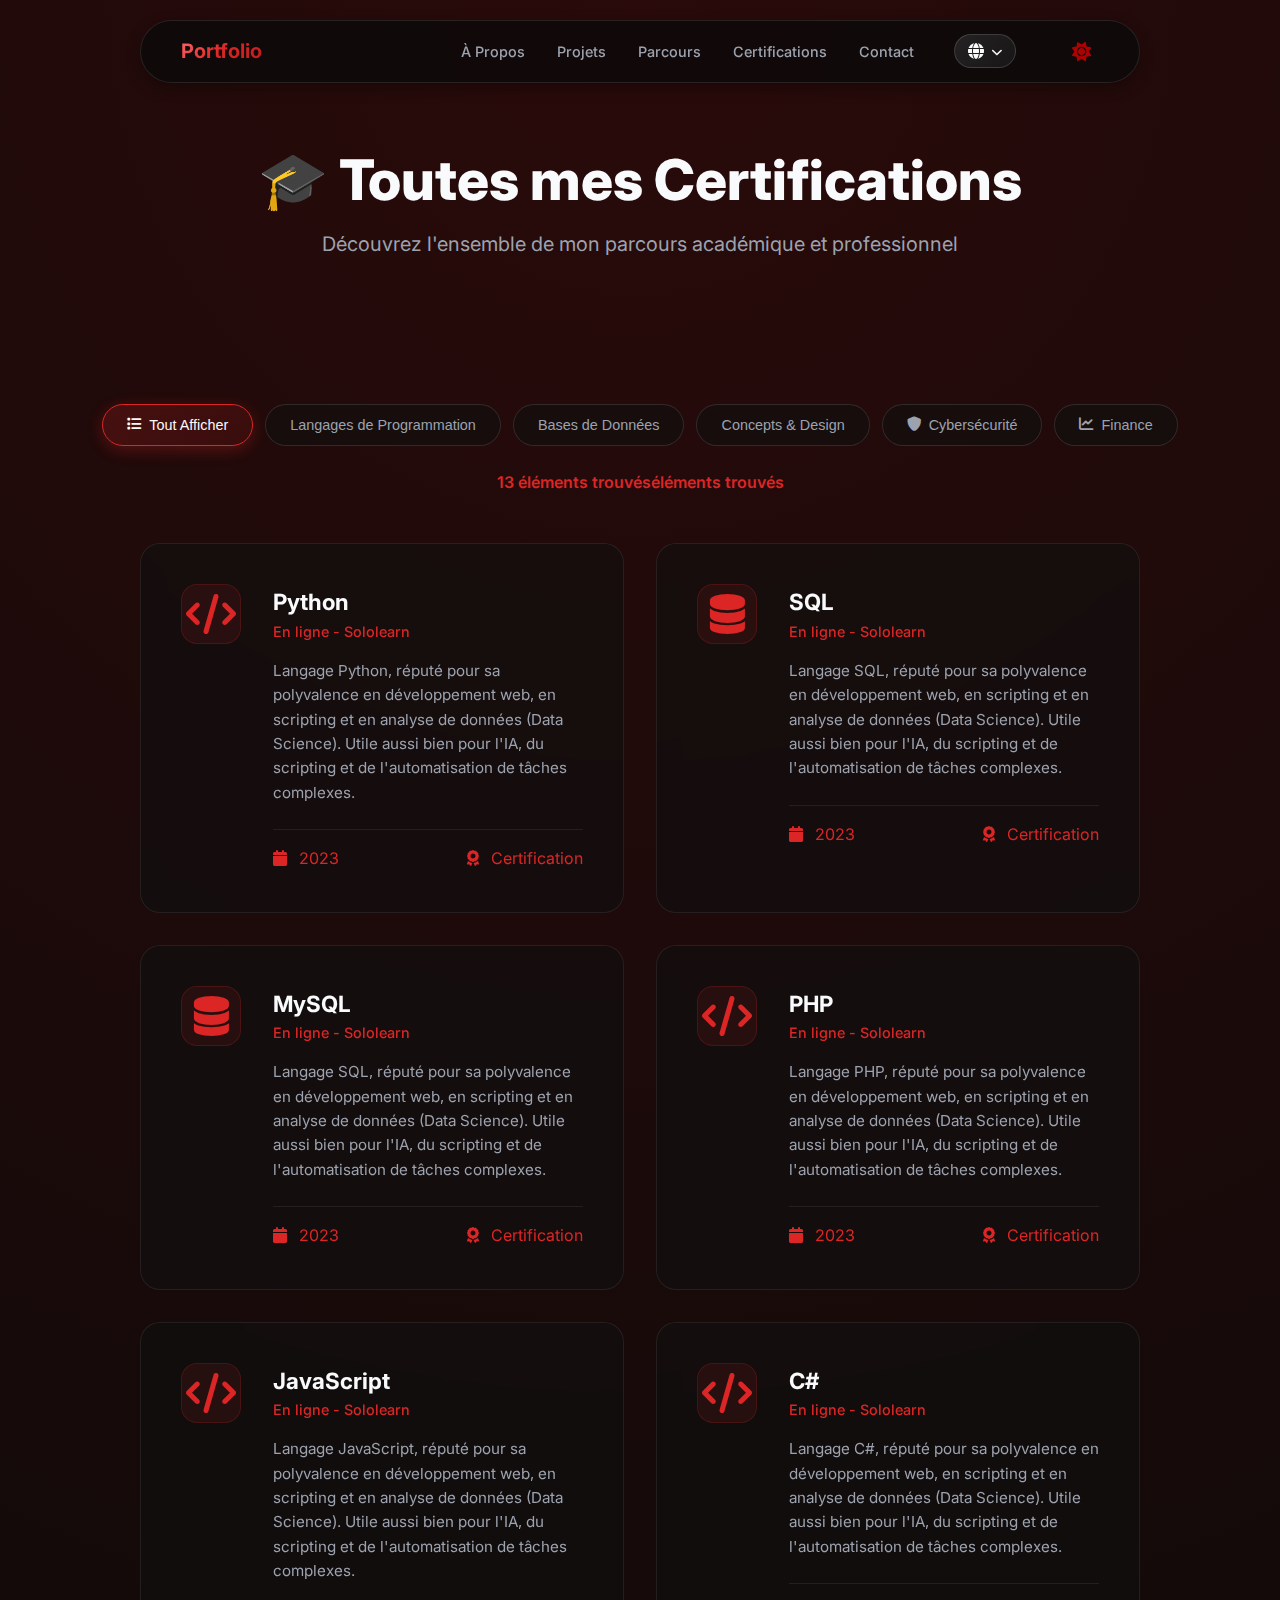
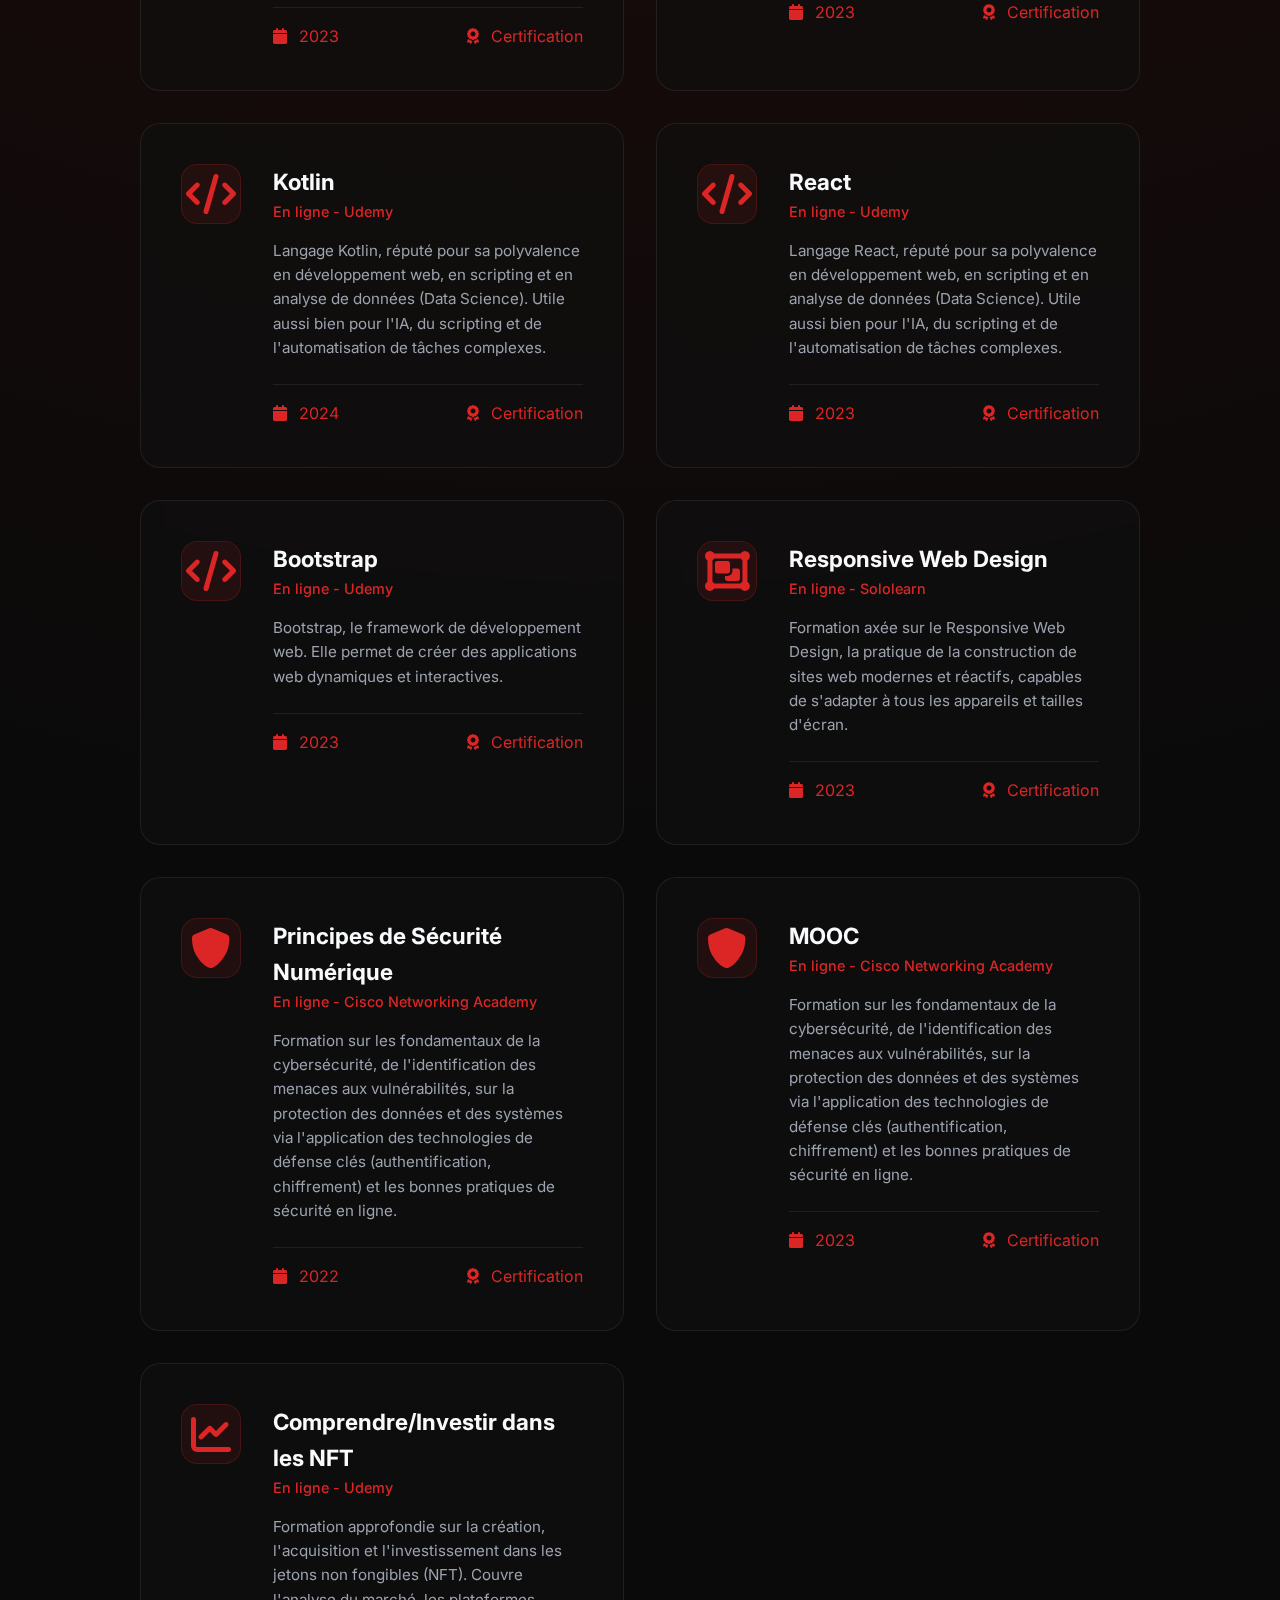
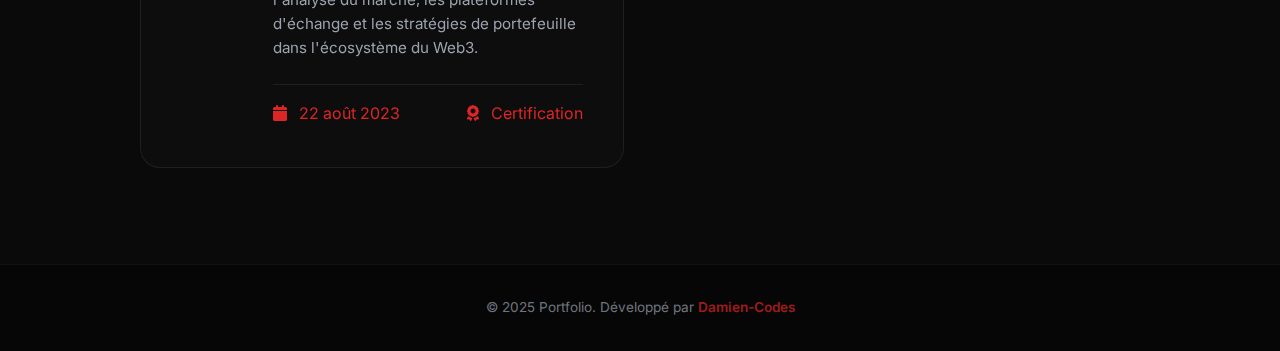
<file: certifications.html>
<!DOCTYPE html>
<html lang="fr">

<head>
    <meta charset="UTF-8">
    <meta name="viewport" content="width=device-width, initial-scale=1.0">
    <link rel="shortcut icon" href="Assets/icon.svg" type="image/x-icon">
    <title>Toutes mes Certifications - Portfolio Développeur</title>
    <link rel="stylesheet" href="Assets/css/base.css">
    <link rel="stylesheet" href="Assets/css/certification.css">
    <link rel="preconnect" href="https://fonts.googleapis.com">
    <link rel="preconnect" href="https://fonts.gstatic.com" crossorigin>
    <link href="https://fonts.googleapis.com/css2?family=Inter:wght@400;600;700&display=swap" rel="stylesheet">
    <link rel="stylesheet" href="https://cdnjs.cloudflare.com/ajax/libs/font-awesome/6.0.0/css/all.min.css"
        integrity="sha512-9usAa10IRO0HhonpyAIVpjrylPvoDwiPUiKdWk5t3PyolY1cOd4DSE0Ga+ri4AuTroPR5aQvXU9xC6qOPnzFeg=="
        crossorigin="anonymous" referrerpolicy="no-referrer" />
</head>

<body>

    <header id="header">
        <nav class="container">
            <a href="index.html" class="logo" data-key="nav_logo">Portfolio</a>
            <ul class="nav-links">
                <li><a href="index.html#about" data-key="nav_about">À Propos</a></li>
                <li><a href="index.html#projects" data-key="nav_projects">Projets</a></li>
                <li><a href="index.html#experience" data-key="nav_experience">Parcours</a></li>
                <li><a href="index.html#certifications" class="active" data-key="nav_certifications">Certifications</a>
                </li>
                <li><a href="index.html#contact" data-key="nav_contact">Contact</a></li>
                <li class="lang-dropdown-container">
                    <button id="lang-dropdown-btn" class="lang-dropdown-button" aria-label="Changer de langue">
                        <i class="fa-solid fa-globe"></i>
                        <span id="current-lang-label"></span>
                        <i class="fas fa-chevron-down"></i>
                    </button>
                    <div id="lang-dropdown-menu" class="lang-dropdown-menu">
                        <button class="lang-option" data-lang="fr">
                            <span class="lang-flag">🇫🇷</span>
                            <span class="lang-name" data-key="lang_french">Français</span>
                        </button>
                        <button class="lang-option" data-lang="en">
                            <span class="lang-flag">🇬🇧</span>
                            <span class="lang-name" data-key="lang_english">Anglais</span>
                        </button>
                    </div>
                </li>
                <li>
                    <button id="theme-toggle" class="theme-toggle" aria-label="Toggle Dark Mode">
                        <i class="fas fa-sun"></i>
                        <i class="fas fa-moon"></i>
                    </button>
                </li>
            </ul>
            <div class="hamburger">
                <i class="fas fa-bars"></i>
            </div>
        </nav>
    </header>

    <section id="certifications-hero">
        <div class="container">
            <h1 class="hero-title" data-key="cert_hero_title">🎓 Toutes mes <span
                    class="highlight">Certifications</span></h1>
            <p class="hero-subtitle" data-key="cert_hero_subtitle">Découvrez l'ensemble de mon parcours académique et
                professionnel</p>
        </div>
    </section>

    <section id="certifications-page">
        <div class="container">

            <div class="filters-container">
                <div class="filters-group">
                    <button class="filter-btn active" data-filter="all" data-key="filter_all">
                        <i class="fas fa-list"></i> Tout Afficher
                    </button>
                    <button class="filter-btn" data-filter="Langages" data-key="filter_languages">
                        <i class="fa-solid fa-code"></i> Langages de Programmation
                    </button>
                    <button class="filter-btn" data-filter="Bases de Données" data-key="filter_databases">
                        <i class="fa-solid fa-database"></i> Bases de Données
                    </button>
                    <button class="filter-btn" data-filter="design" data-key="filter_design">
                        <i class="fa-solid fa-object-group"></i> Concepts & Design
                    </button>
                    <button class="filter-btn" data-filter="cybersecurity" data-key="filter_cybersecurity">
                        <i class="fas fa-shield-alt"></i> Cybersécurité
                    </button>
                    <button class="filter-btn" data-filter="finance" data-key="filter_finance">
                        <i class="fas fa-chart-line"></i> Finance
                    </button>
                </div>
                <div class="results-count">
                    <span id="count">6</span> <span data-key="results_count">éléments trouvés</span>
                </div>
            </div>
            <!-- certification-card-full -->
            <div class="all-certifications-grid">
                <article class="certification-card-full" id="cert-2" data-category="Langages">
                    <div class="certification-icon web-icon">
                        <i class="fa-solid fa-code"></i>
                    </div>
                    <div class="certification-content">
                        <h3>Python</h3>
                        <p class="certification-school" data-key="cert_python_school">En ligne - Sololearn</p>
                        <p class="certification-description" data-key="cert_python_desc">Langage Python, réputé pour sa
                            polyvalence en développement
                            web, en scripting et en analyse de données (Data Science). Utile aussi bien pour l'IA, du
                            scripting et de l'automatisation de tâches complexes.</p>
                        <div class="certification-footer">
                            <span class="certification-year"><i class="fas fa-calendar"></i> 2023</span>
                            <a href="Assets/Certificates/Sololearn/Certification Python.pdf" target="_blank">
                                <span class="certification-level"><i class="fas fa-award"></i> Certification</span>
                            </a>
                        </div>
                    </div>
                </article>
                <article class="certification-card-full" id="cert-1" data-category="Bases de Données">
                    <div class="certification-icon web-icon">
                        <i class="fa-solid fa-database"></i>
                    </div>
                    <div class="certification-content">
                        <h3>SQL</h3>
                        <p class="certification-school" data-key="cert_sql_school">En ligne - Sololearn</p>
                        <p class="certification-description" data-key="cert_sql_desc">Formation sur le Langage SQL
                            (Structured Query Language),
                            essentielle pour l'interrogation, la manipulation et la structuration des bases de données
                            relationnelles. SQL permet de maîtriser la gestion de l'information et d'assurer
                            l'intégrité des données.
                        </p>
                        <div class="certification-footer">
                            <span class="certification-year"><i class="fas fa-calendar"></i> 2023</span>
                            <a href="Assets/Certificates/Sololearn/Certification SQL.pdf" target="_blank">
                                <span class="certification-level"><i class="fas fa-award"></i> Certification</span>
                            </a>
                        </div>
                    </div>
                </article>
                <article class="certification-card-full" id="cert-1" data-category="Bases de Données">
                    <div class="certification-icon web-icon">
                        <i class="fa-solid fa-database"></i>
                    </div>
                    <div class="certification-content">
                        <h3>MySQL</h3>
                        <p class="certification-school" data-key="cert_sql_school">En ligne - Udemy</p>
                        <p class="certification-description" data-key="cert_sql_desc">Formation sur le Langage SQL
                            (Structured Query Language),
                            essentielle pour l'interrogation, la manipulation et la structuration des bases de données
                            relationnelles. SQL permet de maîtriser la gestion de l'information et d'assurer
                            l'intégrité des données.
                        </p>
                        <div class="certification-footer">
                            <span class="certification-year"><i class="fas fa-calendar"></i> 2023</span>
                            <a href="Assets/Certificates/Udemy/Formation MySQL A à Z.pdf" target="_blank">
                                <span class="certification-level"><i class="fas fa-award"></i> Certification</span>
                            </a>
                        </div>
                    </div>
                </article>
                <article class="certification-card-full" id="cert-2" data-category="Langages">
                    <div class="certification-icon web-icon">
                        <i class="fa-solid fa-code"></i>
                    </div>
                    <div class="certification-content">
                        <h3>PHP</h3>
                        <p class="certification-school" data-key="cert_php_school">En ligne - Sololearn</p>
                        <p class="certification-description" data-key="cert_php_desc">PHP, le pilier du développement
                            web côté serveur. Elle
                            permet de maîtriser la logique applicative dynamique, la gestion des sessions utilisateurs,
                            et l'interfaçage d'applications web.</p>
                        <div class="certification-footer">
                            <span class="certification-year"><i class="fas fa-calendar"></i> 2023</span>
                            <a href="Assets/Certificates/Sololearn/Certification PHP.pdf" target="_blank">
                                <span class="certification-level"><i class="fas fa-award"></i> Certification</span>
                            </a>
                        </div>
                    </div>
                </article>
                <article class="certification-card-full" id="cert-2" data-category="Langages">
                    <div class="certification-icon web-icon">
                        <i class="fa-solid fa-code"></i>
                    </div>
                    <div class="certification-content">
                        <h3>JavaScript</h3>
                        <p class="certification-school" data-key="cert_js_school">En ligne - Sololearn</p>
                        <p class="certification-description" data-key="cert_js_desc">JavaScript, le langage de
                            programmation du navigateur. Elle
                            permet de créer des extensions/applications web dynamiques et interactives, maîtriser la
                            logique applicative et dynamiser l'interfaçage d'applications web.</p>
                        <div class="certification-footer">
                            <span class="certification-year"><i class="fas fa-calendar"></i> 2023</span>
                            <a href="Assets/Certificates/Sololearn/Certification JavaScript.pdf" target="_blank">
                                <span class="certification-level"><i class="fas fa-award"></i> Certification</span>
                            </a>
                        </div>
                    </div>
                </article>
                <article class="certification-card-full" id="cert-2" data-category="Langages">
                    <div class="certification-icon web-icon">
                        <i class="fa-solid fa-code"></i>
                    </div>
                    <div class="certification-content">
                        <h3>C#</h3>
                        <p class="certification-school" data-key="cert_csharp_school">En ligne - Sololearn</p>
                        <p class="certification-description" data-key="cert_csharp_desc">C#, le langage de programmation
                            de bureau. Elle
                            permet de créer des applications de bureau, maîtriser la logique de la programmation
                            Orientée Objet.</p>
                        <div class="certification-footer">
                            <span class="certification-year"><i class="fas fa-calendar"></i> 2023</span>
                            <a href="Assets/Certificates/Sololearn/Certification CSharp.pdf" target="_blank">
                                <span class="certification-level"><i class="fas fa-award"></i> Certification</span>
                            </a>
                        </div>
                    </div>
                </article>
                <article class="certification-card-full" id="cert-2" data-category="Langages">
                    <div class="certification-icon web-icon">
                        <i class="fa-solid fa-code"></i>
                    </div>
                    <div class="certification-content">
                        <h3>Kotlin</h3>
                        <p class="certification-school" data-key="cert_kotlin_school">En ligne - Udemy</p>
                        <p class="certification-description" data-key="cert_kotlin_desc">Kotlin, le langage de
                            programmation pour le mobile. Elle
                            permet de créer des applications mobiles dynamiques et interactives.</p>
                        <div class="certification-footer">
                            <span class="certification-year"><i class="fas fa-calendar"></i> 2024</span>
                            <a href="Assets/Certificates/Udemy/Kotlin.pdf" target="_blank">
                                <span class="certification-level"><i class="fas fa-award"></i> Certification</span>
                            </a>
                        </div>
                    </div>
                </article>
                <article class="certification-card-full" id="cert-2" data-category="Langages">
                    <div class="certification-icon web-icon">
                        <i class="fa-solid fa-code"></i>
                    </div>
                    <div class="certification-content">
                        <h3>React</h3>
                        <p class="certification-school" data-key="cert_react_school">En ligne - Udemy</p>
                        <p class="certification-description" data-key="cert_react_desc">React, le langage de
                            programmation pour le web. Elle
                            permet de créer des applications web dynamiques et interactives.</p>
                        <div class="certification-footer">
                            <span class="certification-year"><i class="fas fa-calendar"></i> 2023</span>
                            <a href="Assets/Certificates/Udemy/React JS for Beginners.pdf" target="_blank">
                                <span class="certification-level"><i class="fas fa-award"></i> Certification</span>
                            </a>
                        </div>
                    </div>
                </article>
                <article class="certification-card-full" id="cert-2" data-category="Langages">
                    <div class="certification-icon web-icon">
                        <i class="fa-solid fa-code"></i>
                    </div>
                    <div class="certification-content">
                        <h3>Bootstrap</h3>
                        <p class="certification-school" data-key="cert_bootstrap_school">En ligne - Udemy</p>
                        <p class="certification-description" data-key="cert_bootstrap_desc">Bootstrap, le framework de
                            développement web. Elle
                            permet de créer des applications web dynamiques et interactives.</p>
                        <div class="certification-footer">
                            <span class="certification-year"><i class="fas fa-calendar"></i> 2023</span>
                            <a href="Assets/Certificates/Udemy/Bootstrap 5.pdf" target="_blank">
                                <span class="certification-level"><i class="fas fa-award"></i> Certification</span>
                            </a>
                        </div>
                    </div>
                </article>

                <article class="certification-card-full" id="cert-1" data-category="design">
                    <div class="certification-icon web-icon">
                        <i class="fa-solid fa-object-group"></i>
                    </div>
                    <div class="certification-content">
                        <h3>Responsive Web Design</h3>
                        <p class="certification-school" data-key="cert_responsive_school">En ligne - Sololearn</p>
                        <p class="certification-description" data-key="cert_responsive_desc">Formation axée sur le
                            Responsive Web Design, la pratique de
                            la construction de sites web modernes et réactifs, capables de s'adapter à tous les
                            appareils et tailles d'écran.</p>
                        <div class="certification-footer">
                            <span class="certification-year"><i class="fas fa-calendar"></i> 2023</span>
                            <a href="Assets/Certificates/Sololearn/Certification Responsive Web Design.pdf"
                                target="_blank">
                                <span class="certification-level"><i class="fas fa-award"></i> Certification</span>
                            </a>
                        </div>
                    </div>
                </article>


                <article class="certification-card-full" id="cert-3" data-category="cybersecurity">
                    <div class="certification-icon cybersecurity-icon">
                        <i class="fas fa-shield-alt"></i>
                    </div>
                    <div class="certification-content" data-title="cert_cybersecurity_title">
                        <h3>Principes de Sécurité Numérique</h3>
                        <p class="certification-school" data-key="cert_cybersecurity_school">En ligne - Cisco Networking
                            Academy</p>
                        <p class="certification-description" data-key="cert_cybersecurity_desc">Formation sur les
                            fondamentaux de la cybersécurité,
                            de l'identification des menaces aux vulnérabilités, sur la protection des données et des
                            systèmes via l'application des technologies de défense clés (authentification,
                            chiffrement) et les bonnes pratiques de sécurité en ligne.</p>
                        <div class="certification-footer">
                            <span class="certification-year"><i class="fas fa-calendar"></i> 2022</span>
                            <a href="Assets/Certificates/CISCO/Introduction_to_Cybersecurity.pdf" target="_blank">
                                <span class="certification-level"><i class="fas fa-award"></i> Certification</span>
                            </a>
                        </div>
                    </div>
                </article>
                <article class="certification-card-full" id="cert-2" data-category="cybersecurity">
                    <div class="certification-icon sécurité-icon">
                        <i class="fas fa-shield-alt"></i>
                    </div>
                    <div class="certification-content">
                        <h3>MOOC</h3>
                        <p class="certification-school" data-key="cert_cybersecurity_school">En ligne - SecnumAcademy
                        </p>
                        <p class="certification-description" data-key="cert_cybersecurity_desc">Formation sur les
                            fondamentaux de la cybersécurité,
                            de l'identification des menaces aux vulnérabilités, sur la protection des données et des
                            systèmes via l'application des technologies de défense clés (authentification,
                            chiffrement) et les bonnes pratiques de sécurité en ligne.</p>
                        <div class="certification-footer">
                            <span class="certification-year"><i class="fas fa-calendar"></i> 2023</span>
                            <a href="Assets/Certificates/ANSSI/Certification_Secnum.pdf" target="_blank">
                                <span class="certification-level"><i class="fas fa-award"></i> Certification</span>
                            </a>
                        </div>
                    </div>
                </article>

                <article class="certification-card-full" data-category="certification finance">
                    <div class="certification-icon finance-icon">
                        <i class="fas fa-chart-line"></i>
                    </div>
                    <div class="certification-content" data-title="cert_finance_title">
                        <h3>Comprendre/Investir dans les NFT</h3>
                        <p class="certification-school" data-key="cert_finance_school">Formation en ligne - Udemy</p>
                        <p class="certification-description" data-key="cert_finance_desc">Formation approfondie sur la
                            création, l'acquisition et
                            l'investissement
                            dans les jetons non fongibles (NFT). Couvre l'analyse du marché, les plateformes d'échange
                            et les stratégies de portefeuille dans l'écosystème du Web3.</p>
                        <div class="certification-footer">
                            <span class="certification-year"><i class="fas fa-calendar"></i> 22 août 2023</span>
                            <a href="Assets/Certificates/Udemy/NFT pour les débutants.pdf" target="_blank">
                                <span class="certification-level"><i class="fas fa-award"></i> Certification</span>
                            </a>
                        </div>
                    </div>
                </article>

            </div>

        </div>
    </section>

    <footer>
        <div class="container footer-content">
            <p class="copyright" data-key="footer_copyright">© 2025 Portfolio. Développé par <span
                    class="footer-name"><a href="https://github.com/Damien-Codes"
                        rel="noopener noreferrer">Damien-Codes</a></span></p>
        </div>
    </footer>

    <script src="Assets/js/translations.js"></script>
    <script src="Assets/js/certifications.js"></script>
    <script src="Assets/js/script.js"></script>
</body>

</html>
</file>
<file: Assets/css/base.css>
:root {
    --bg-color: #0a0a0a;
    --card-bg: rgba(15, 15, 15, 0.6);
    --text-primary: #f8fafc;
    --text-secondary: #9ca3af;
    --accent-from: #dc2626;
    --accent-to: #b91c1c;
    --border-color: #334155;
    --font-main: 'Inter', system-ui, sans-serif;
    --transition: all 0.3s ease;
}

body.light-mode {
    --bg-color: #eff6ff;
    --card-bg: rgb(255 255 255 / 32%);
    --text-primary: #000000;
    --text-secondary: #5f5b5b;
    --accent-from: #2563eb;
    --accent-to: #d0daf5;
    --border-color: #cbd5e1;
}

/* --- STYLE DU MENU DÉROULANT DE LANGUE --- */

.lang-dropdown-container {
    position: relative;
}

.lang-dropdown-button {
    background: linear-gradient(135deg, rgba(255, 255, 255, 0.1) 0%, rgba(255, 255, 255, 0.05) 100%);
    border: 1px solid rgba(255, 255, 255, 0.15);
    color: var(--text-primary);
    cursor: pointer;
    font-size: 0.85rem;
    padding: 0.5rem 0.8rem;
    transition: var(--transition);
    font-weight: 600;
    border-radius: 20px;
    margin-left: 0.5rem;
    backdrop-filter: blur(10px);
    -webkit-backdrop-filter: blur(10px);
    display: inline-flex;
    align-items: center;
    gap: 0.5rem;
    white-space: nowrap;
}

/* Cacher le label de langue actuelle */
#current-lang-label {
    display: none;
}

.lang-dropdown-button i:first-child {
    font-size: 1rem;
}

.lang-dropdown-button i:last-child {
    font-size: 0.7rem;
    transition: transform 0.3s ease;
}

.lang-dropdown-button:hover {
    background: linear-gradient(135deg, rgba(220, 38, 38, 0.2) 0%, rgba(185, 28, 28, 0.1) 100%);
    transform: translateY(-1px);
    box-shadow: 0 4px 15px rgba(220, 38, 38, 0.2);
}

.light-mode .lang-dropdown-button:hover {
    background: linear-gradient(135deg, rgba(38, 81, 220, 0.194));
    transform: translateY(-1px);
    box-shadow: 0 4px 15px rgba(38, 81, 220, 0.194);
}

.lang-dropdown-button.active i:last-child {
    transform: rotate(180deg);
}


/* Menu déroulant */
.lang-dropdown-menu {
    position: absolute;
    top: calc(100% + 10px);
    right: 0;
    background: linear-gradient(135deg, rgba(30, 30, 30, 0.95) 0%, rgba(20, 20, 20, 0.95) 100%);
    border: 1px solid rgba(255, 255, 255, 0.15);
    border-radius: 15px;
    backdrop-filter: blur(15px);
    -webkit-backdrop-filter: blur(15px);
    padding: 0.5rem;
    min-width: 150px;
    opacity: 0;
    visibility: hidden;
    transform: translateY(-10px);
    transition: all 0.3s ease;
    z-index: 1000;
    box-shadow: 0 8px 32px rgba(0, 0, 0, 0.3);
}

.lang-dropdown-menu.show {
    opacity: 1;
    visibility: visible;
    transform: translateY(0);
}

.lang-option {
    width: 100%;
    display: flex;
    align-items: center;
    gap: 0.75rem;
    padding: 0.6rem 1rem;
    background: transparent;
    border: none;
    color: var(--text-primary);
    cursor: pointer;
    border-radius: 10px;
    transition: all 0.2s ease;
    font-size: 0.9rem;
    font-weight: 500;
}

.lang-option:hover {
    background: linear-gradient(135deg, rgba(220, 38, 38, 0.2) 0%, rgba(185, 28, 28, 0.1) 100%);
    transform: translateX(3px);
}

.lang-option.active {
    background: linear-gradient(135deg, rgba(220, 38, 38, 0.3) 0%, rgba(185, 28, 28, 0.2) 100%);
    border-left: 3px solid var(--accent-from);
}

.light-mode .lang-option:hover {
    background: linear-gradient(135deg, rgba(38, 81, 220, 0.194));
    transform: translateX(3px);
}

.light-mode .lang-option.active {
    background: linear-gradient(135deg, rgba(38, 81, 220, 0.194));
    border-left: 3px solid var(--accent-from);
}

.lang-flag {
    font-size: 1.2rem;
}

.lang-name {
    flex: 1;
    text-align: left;
}

/* Light mode adjustments */
body.light-mode .lang-dropdown-menu {
    background: linear-gradient(135deg, rgba(255, 255, 255, 0.95) 0%, rgba(245, 245, 245, 0.95) 100%);
    border-color: rgba(0, 0, 0, 0.1);
    box-shadow: 0 8px 32px rgba(0, 0, 0, 0.15);
}

/* Style pour le Light Mode */
.light-mode .lang-switch-button {
    background: linear-gradient(135deg, rgba(59, 130, 246, 0.1) 0%, rgba(37, 99, 235, 0.05) 100%);
    border-color: rgba(59, 130, 246, 0.3);
    color: var(--text-primary);
}

.light-mode .lang-switch-button:hover {
    background: linear-gradient(135deg, rgba(59, 130, 246, 0.2) 0%, rgba(37, 99, 235, 0.1) 100%);
    border-color: var(--accent-from);
    box-shadow: 0 4px 15px rgba(59, 130, 246, 0.2);
}

/* --- RESET & BASE --- */
* {
    margin: 0;
    padding: 0;
    box-sizing: border-box;
}

html {
    scroll-behavior: smooth;
}

body {
    font-family: var(--font-main);
    background-color: var(--bg-color);
    background-image: radial-gradient(circle at 50% 0%, #2a0a0a 0%, var(--bg-color) 70%);
    color: var(--text-primary);
    line-height: 1.6;
    min-height: 100vh;
}

body.light-mode {
    background-image: radial-gradient(circle at 50% 0%, #dbeafe 0%, var(--bg-color) 70%);
    background-attachment: fixed;
}

a {
    text-decoration: none;
    color: inherit;
    transition: var(--transition);
}

ul {
    list-style: none;
}

.container {
    max-width: 1200px;
    margin: 0 auto;
    padding: 0 20px;
}

/* --- HEADER & NAVIGATION (FLOATING PILL) --- */
#header {
    position: fixed;
    width: 90%;
    max-width: 1000px;
    top: 20px;
    left: 50%;
    transform: translateX(-50%);
    z-index: 1000;
    background-color: rgba(10, 10, 10, 0.75);
    backdrop-filter: blur(10px);
    -webkit-backdrop-filter: blur(10px);
    transition: var(--transition);
    border: 1px solid rgba(255, 255, 255, 0.1);
    border-radius: 50px;
    box-shadow: 0 5px 15px rgba(0, 0, 0, 0.3);
}

.light-mode #header {
    background-color: rgba(255, 255, 255, 0.75);
    border-color: rgba(0, 0, 0, 0.1);
    box-shadow: 0 10px 30px rgba(0, 0, 0, 0.1);
    backdrop-filter: blur(5px);
    -webkit-backdrop-filter: blur(5px);
    box-shadow: 0 5px 15px rgba(0, 0, 0, 0.3);
}

#header .container {
    display: flex;
    justify-content: space-between;
    align-items: center;
    padding: 0.8rem 2.5rem;
    max-width: 100%;
}

.logo {
    font-size: 1.25rem;
    font-weight: 700;
    background: linear-gradient(135deg, #ff6b6b 0%, #dc2626 50%, #b91c1c 100%);
    background-clip: text;
    -webkit-background-clip: text;
    -webkit-text-fill-color: transparent;
    white-space: nowrap;
}

.light-mode .logo {
    background: linear-gradient(135deg, #6ea8d6 0%, #4a89c4 50%, #3b82f6 100%);
    background-clip: text;
    -webkit-background-clip: text;
    -webkit-text-fill-color: transparent;
}

.nav-links {
    display: flex;
    gap: 2rem;
    align-items: center;
}

.nav-links a {
    color: var(--text-secondary);
    font-weight: 500;
    padding: 0.5rem 0;
    position: relative;
    font-size: 0.9rem;
    white-space: nowrap;
    transition: var(--transition);
}

.nav-links a:hover {
    color: var(--text-primary);
}

.hamburger {
    display: none;
    font-size: 1.25rem;
    cursor: pointer;
    z-index: 1010;
    color: var(--text-primary);
}

/* --- SECTIONS --- */
section {
    padding: 6rem 0;
}

.section-title {
    text-align: center;
    font-size: 2.5rem;
    margin-bottom: 4rem;
    font-weight: 700;
}



/* --- FOOTER --- */
footer {
    background-color: rgba(0, 0, 0, 0.3);
    padding: 2rem 0;
    text-align: center;
    border-top: 1px solid rgba(255, 255, 255, 0.05);
}

.footer-content {
    display: flex;
    flex-direction: column;
    align-items: center;
    gap: 1rem;
}

.copyright {
    color: var(--text-secondary);
    font-size: 0.85rem;
    opacity: 0.7;
}

.footer-name {
    color: var(--accent-from);
    font-weight: 600;
}

/* --- RESPONSIVE HEADER/FOOTER --- */
@media (max-width: 768px) {
    .nav-links {
        position: absolute;
        top: calc(100% + 15px);
        left: 50%;
        transform: translateX(-50%) translateY(-20px);
        width: 90%;
        min-width: 300px;
        background-color: rgba(10, 10, 10, 0.9);
        backdrop-filter: blur(25px);
        -webkit-backdrop-filter: blur(25px);
        flex-direction: column;
        padding: 1.5rem;
        text-align: center;
        border-radius: 20px;
        border: 1px solid rgba(255, 255, 255, 0.15);
        opacity: 0;
        pointer-events: none;
        transition: var(--transition);
        box-shadow: 0 15px 40px rgba(0, 0, 0, 0.6);
    }

    .nav-links.active {
        transform: translateX(-50%) translateY(0);
        opacity: 1;
        pointer-events: all;
    }

    .hamburger {
        display: block;
    }
}

/* --- THEME TOGGLE BUTTON --- */
.theme-toggle {
    background: none;
    border: none;
    cursor: pointer;
    color: rgba(255, 0, 0, 0.662);
    /* Couleur Dark Mode */
    font-size: 1.2rem;
    padding: 0.5rem;
    transition: var(--transition);
    /* Ceci assure la fluidité */
    display: flex;
    align-items: center;
    justify-content: center;
    margin-left: 1rem;
}

.light-mode .theme-toggle {
    color: rgba(0, 123, 255, 0.662);
    /* Couleur Light Mode */
    font-size: 1.2rem;
    padding: 0.5rem;
    transition: var(--transition);
    display: flex;
    align-items: center;
    justify-content: center;
    margin-left: 1rem;
}

.theme-toggle:hover {
    /* ✨ CORRECTION DE L'ANIMATION ✨ */
    color: var(--accent-from);
    transform: rotate(360deg) scale(1.1);
}

/* Règle d'affichage des icônes */
.light-mode .theme-toggle .fa-sun {
    display: none;
}

.light-mode .theme-toggle .fa-moon {
    display: inline-block;
}

.theme-toggle .fa-moon {
    display: none;
}

/* --- LIGHT MODE BUTTON OVERRIDES --- */
.light-mode .btn.secondary {
    border-color: rgba(59, 130, 246, 0.3);
    color: var(--text-primary);
    background-color: transparent;
}

.light-mode .btn.secondary:hover {
    border-color: var(--accent-from);
    background-color: rgba(59, 130, 246, 0.1);
    color: var(--accent-from);
}


/* --- LIGHT MODE FOOTER --- */
.light-mode footer {
    background-color: transparent;
    border-top: 1px solid rgba(46, 46, 46, 0.05);
}

.light-mode .copyright {
    color: #000000;
    opacity: 0.7;
}

.light-mode .footer-name {
    color: var(--accent-from);
}
</file>
<file: Assets/css/certification.css>
#certifications-hero {
    padding-top: 150px;
    padding-bottom: 4rem;
    text-align: center;
}

#certifications-page {
    padding: 3rem 0 6rem;
}

.hero-title {
    font-size: 3.5rem;
    font-weight: 800;
    margin-bottom: 1rem;
    text-align: center;
    line-height: 1.1;
}

.hero-subtitle {
    font-size: 1.25rem;
    color: var(--text-secondary);
    margin-bottom: 2rem;
    max-width: 700px;
    margin-left: auto;
    margin-right: auto;
    text-align: center;
}

.filters-container {
    display: flex;
    justify-content: center;
    align-items: center;
    margin-bottom: 3rem;
    flex-wrap: wrap;
    gap: 1.5rem;
}

.filters-group {
    display: flex;
    gap: 0.75rem;
    flex-wrap: wrap;
}

.filter-btn {
    background-color: rgba(15, 15, 15, 0.6);
    border: 1px solid rgba(255, 255, 255, 0.12);
    color: var(--text-secondary);
    padding: 0.75rem 1.5rem;
    border-radius: 25px;
    font-size: 0.9rem;
    font-weight: 500;
    cursor: pointer;
    transition: all 0.3s ease;
    display: inline-flex;
    align-items: center;
    gap: 0.5rem;
}

.filter-btn:hover {
    border-color: rgba(220, 38, 38, 0.4);
    background-color: rgba(220, 38, 38, 0.1);
    color: var(--text-primary);
    transform: translateY(-2px);
}

.light-mode .filter-btn:hover {
    border-color: rgba(59, 130, 246, 0.4);
    background-color: rgba(59, 131, 246, 0.387);
}

.filter-btn.active {
    background: linear-gradient(135deg, rgba(220, 38, 38, 0.2) 0%, rgba(185, 28, 28, 0.15) 100%);
    border-color: var(--accent-from);
    color: var(--text-primary);
    box-shadow: 0 4px 15px rgba(220, 38, 38, 0.3);
}

.results-count {
    font-size: 1rem;
    color: #dc2626;
    font-weight: 600;
}

.light-mode .results-count {
    font-size: 1rem;
    color: #2563eb;
    font-weight: 600;
}

.all-certifications-grid {
    display: grid;
    grid-template-columns: repeat(2, 1fr);
    max-width: 1000px;
    margin: 0 auto;
    gap: 2rem;
}

.certification-card-full {
    background-color: rgba(15, 15, 15, 0.6);
    backdrop-filter: blur(10px);
    -webkit-backdrop-filter: blur(10px);
    border: 1px solid rgba(255, 255, 255, 0.08);
    border-radius: 20px;
    padding: 2.5rem;
    transition: all 0.4s cubic-bezier(0.4, 0, 0.2, 1);
    display: flex;
    gap: 2rem;
    opacity: 1;
    transform: scale(1);
}

.certification-card-full.hidden {
    display: none;
}

.certification-card-full:hover {
    transform: translateY(-5px);
    border-color: rgba(220, 38, 38, 0.4);
    box-shadow: 0 15px 40px rgba(220, 38, 38, 0.2);
}

.light-mode .certification-card-full:hover {
    background-color: #fcfcfc;
    border-color: rgba(59, 130, 246, 0.4);
    box-shadow: 0 15px 40px rgba(59, 130, 246, 0.2);
}

.certification-icon {
    font-size: 2.5rem;
    color: var(--accent-from);
    min-width: 60px;
    height: 60px;
    display: flex;
    justify-content: center;
    align-items: center;
    border-radius: 16px;
    background-color: rgba(220, 38, 38, 0.1);
    border: 1px solid rgba(220, 38, 38, 0.2);
}

.light-mode .certification-icon {
    background-color: rgba(59, 130, 246, 0.1);
    border: 1px solid #3268fa;
}

.certification-card-full .certification-content h3 {
    margin-top: 0;
    font-size: 1.4rem;
    color: var(--text-primary);
    font-weight: 700;
}

.certification-card-full .certification-school {
    color: var(--accent-from);
    font-size: 0.9rem;
    margin-bottom: 1rem;
    font-weight: 500;
}

.certification-card-full .certification-description {
    color: var(--text-secondary);
    font-size: 0.95rem;
    line-height: 1.6;
    margin-bottom: 1.5rem;
    flex-grow: 1;
}

.certification-card-full .tags {
    margin-bottom: 1rem;
}

.certification-footer {
    display: flex;
    justify-content: space-between;
    align-items: center;
    margin-top: auto;
    padding-top: 1rem;
    border-top: 1px solid rgba(255, 255, 255, 0.08);
}

.certification-footer i {
    color: var(--accent-from);
    margin-right: 0.5rem;
}

.certification-level,
.certification-year {
    align-items: center;
    color: #dc2626;
}

.light-mode .certification-level,
.light-mode .certification-year {
    align-items: center;
    color: #2563eb;
}

/* --- STYLE DU BOUTON DE LANGUE (lang-switch-button) --- */

.lang-switch-button {
    /* Style de base pour ressembler aux autres boutons */
    background: none;
    border: none;
    color: var(--text-secondary);
    cursor: pointer;
    font-size: 1rem;
    /* Plus petit qu'une icône, pour un texte */
    padding: 0.5rem 0.8rem;
    transition: var(--transition);
    font-weight: 600;
    /* Le rendre visible */
    border-radius: 8px;
    margin-left: 1rem;
}

.lang-switch-button:hover {
    color: var(--accent-from);
    /* Changement de couleur au survol */
    transform: scale(1.05);
}

/* Style pour le Light Mode */
.light-mode .lang-switch-button {
    color: var(--text-primary);
}

/* --- LIGHT MODE OVERRIDES --- */
.light-mode .certification-card-full {
    background-color: var(--card-bg);
    border: 1px solid var(--border-color);
}

.light-mode .certification-card-full:hover {
    background-color: #fcfcfc;
    box-shadow: 0 15px 40px rgba(0, 0, 0, 0.05);
}

.light-mode .filter-btn {
    background: rgba(59, 131, 246, 0.152);
    border-color: rgba(59, 131, 246, 0.394);
    color: var(--text-primary);
}

.light-mode .filter-btn:hover {
    border-color: rgba(59, 131, 246, 0.759);
    background-color: rgba(37, 101, 238, 0.486);
    color: var(--text-primary);
    transform: translateY(-2px);
}

.light-mode .filter-btn.active {
    background: rgba(0, 68, 255, 0.375);
    border-color: rgba(12, 75, 247, 0.712);
    color: var(--text-primary);
    box-shadow: 0 4px 15px rgba(12, 75, 247, 0.3);
}

/* --- RESPONSIVE CERTIFICATIONS PAGE --- */
@media (max-width: 1024px) {
    .all-certifications-grid {
        grid-template-columns: 1fr;
    }

    .certification-card-full {
        flex-direction: column;
        text-align: center;
    }

    .certification-icon {
        margin: 0 auto 1rem;
    }

    .certification-footer {
        flex-direction: column;
        gap: 1rem;
    }

    .hero-title {
        font-size: 2.5rem;
    }

    .hero-subtitle {
        font-size: 1.1rem;
    }

    .filters-container {
        flex-direction: column;
        align-items: flex-start;
    }

    .filters-group {
        width: 100%;
    }

    .filter-btn {
        flex: 1;
        justify-content: center;
        min-width: calc(50% - 0.375rem);
    }
}
</file>
